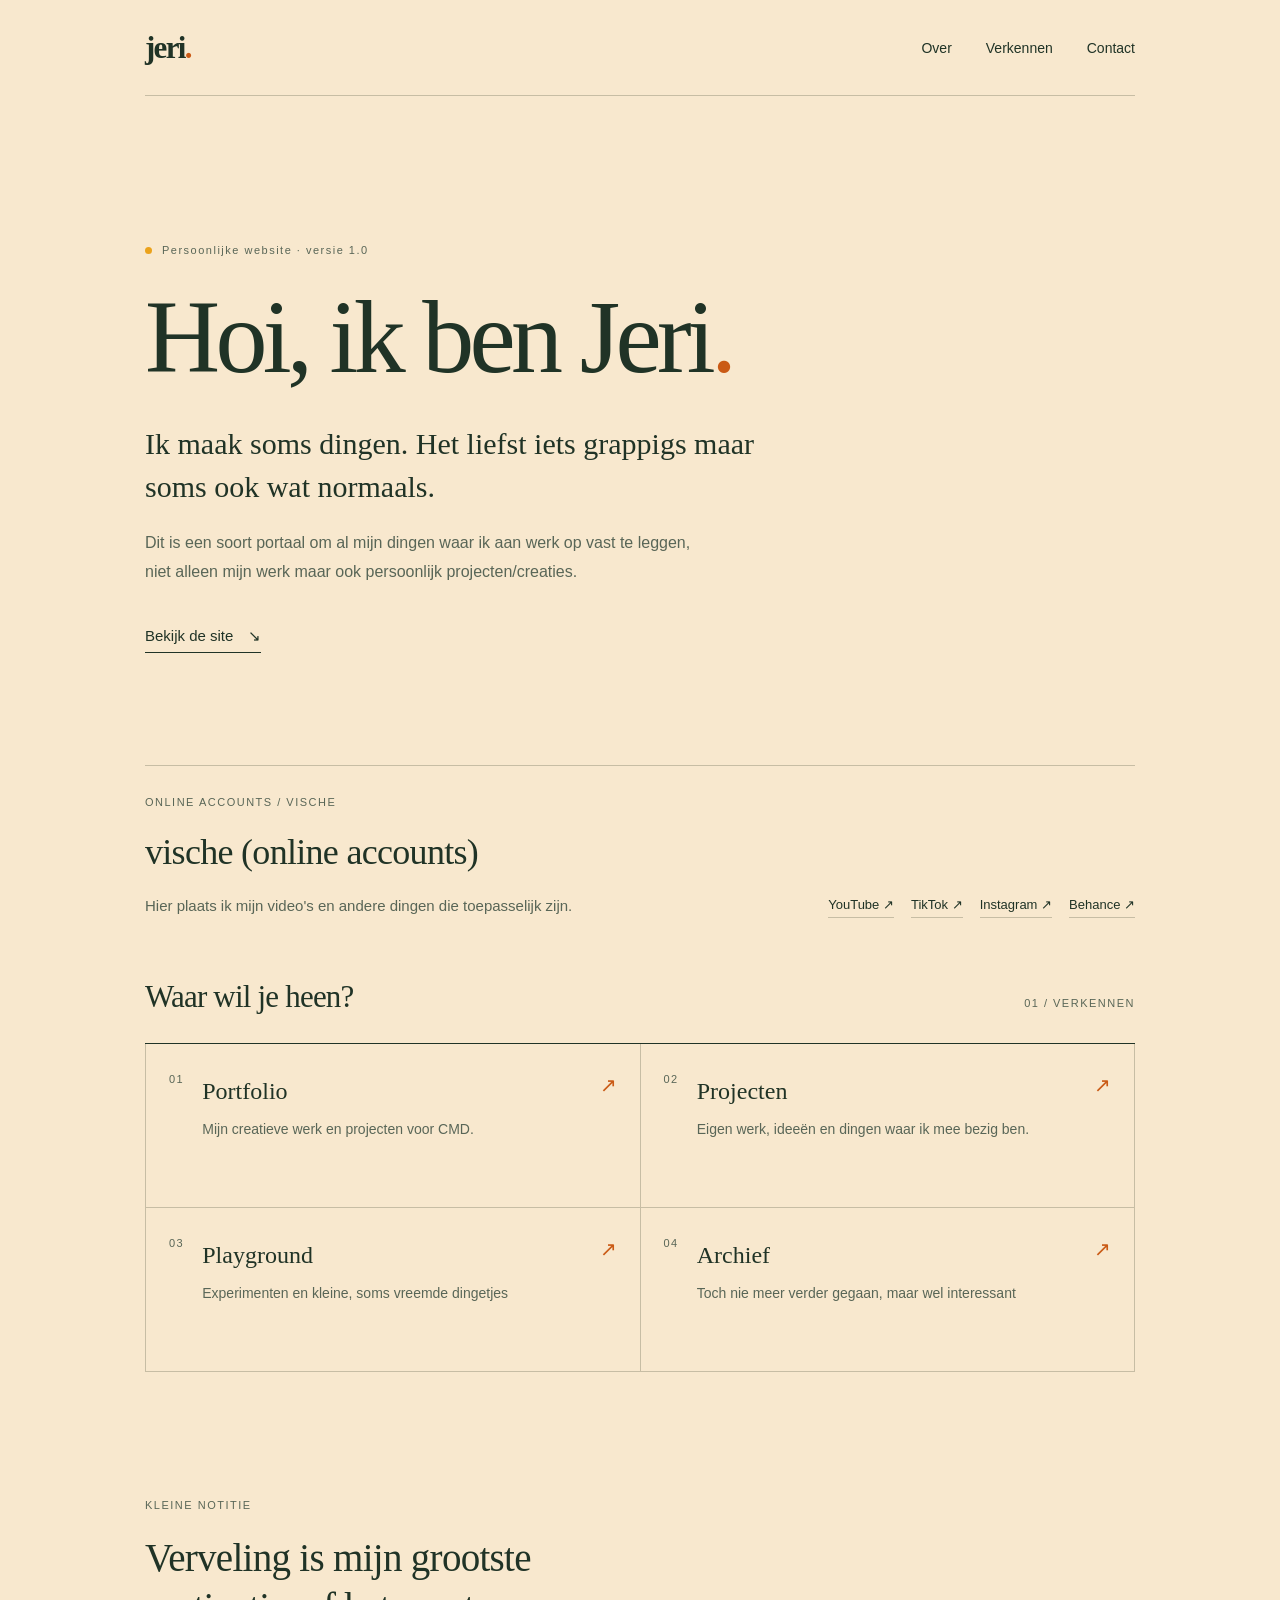
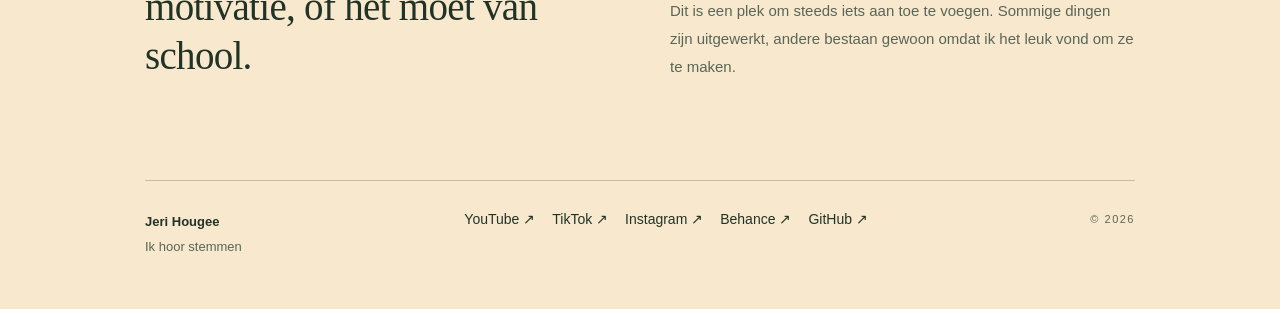
<file: index.html>
<!doctype html>
<html lang="nl">
<head>
  <meta charset="utf-8">
  <meta name="viewport" content="width=device-width, initial-scale=1">
  <meta name="theme-color" content="#f8e8ce">
  <meta name="description" content="De persoonlijke website van Jeri Hougee: portfolio, projecten en kleine experimenten.">
  <title>Jeri Hougee — Eigen site</title>
  <link rel="stylesheet" href="eigensite.css?v=vische-1">
</head>
<body>
  <a class="skip-link" href="#inhoud">Ga naar inhoud</a>
  <div class="site-shell">
    <header class="site-header">
      <a class="brand" href="index.html" aria-label="Jeri Hougee, naar homepage">jeri<span class="brand-dot">.</span></a>
      <nav class="top-nav" aria-label="Hoofdnavigatie">
        <a href="#over">Over</a>
        <a href="#verkennen">Verkennen</a>
        <a href="#contact">Contact</a>
      </nav>
    </header>

    <main id="inhoud">
      <section class="hero" id="over" aria-labelledby="hero-titel">
        <div class="eyebrow"><span class="status-dot" aria-hidden="true"></span> Persoonlijke website · versie 1.0</div>
        <h1 id="hero-titel">Hoi, ik ben Jeri<span class="accent">.</span></h1>
        <p class="hero-lead">Ik maak soms dingen. Het liefst iets grappigs maar soms ook wat normaals.</p>
        <p class="hero-copy">Dit is een soort portaal om al mijn dingen waar ik aan werk op vast te leggen, niet alleen mijn werk maar ook persoonlijk projecten/creaties.</p>
        <a class="text-link" href="#verkennen">Bekijk de site <span aria-hidden="true">↘</span></a>
      </section>

      <section class="vische-section" aria-labelledby="vische-title">
        <div class="vische-label">ONLINE ACCOUNTS / VISCHE</div>
        <div class="vische-content">
          <div>
            <h2 id="vische-title">vische (online accounts)</h2>
            <p>Hier plaats ik mijn video's en andere dingen die toepasselijk zijn.</p>
          </div>
          <nav class="vische-links" aria-label="VISCHE online accounts">
            <a href="https://www.youtube.com/@vische.3" target="_blank" rel="noopener noreferrer">YouTube <span aria-hidden="true">↗</span></a>
            <a href="https://www.tiktok.com/@vische.3" target="_blank" rel="noopener noreferrer">TikTok <span aria-hidden="true">↗</span></a>
            <a href="https://www.instagram.com/vische.3/" target="_blank" rel="noopener noreferrer">Instagram <span aria-hidden="true">↗</span></a>
            <a href="https://www.behance.net/jerihougee1" target="_blank" rel="noopener noreferrer">Behance <span aria-hidden="true">↗</span></a>
          </nav>
        </div>
      </section>

      <section class="explore" id="verkennen" aria-labelledby="verkennen-titel">
        <div class="section-heading"><h2 id="verkennen-titel">Waar wil je heen?</h2><span>01 / VERKENNEN</span></div>
        <div class="link-grid">
          <a class="destination" href="portfolio.html"><span class="destination-no">01</span><span class="destination-body"><strong>Portfolio</strong><small>Mijn creatieve werk en projecten voor CMD.</small></span><span class="destination-arrow" aria-hidden="true">↗</span></a>
          <a class="destination" href="projecten.html"><span class="destination-no">02</span><span class="destination-body"><strong>Projecten</strong><small>Eigen werk, ideeën en dingen waar ik mee bezig ben.</small></span><span class="destination-arrow" aria-hidden="true">↗</span></a>
          <a class="destination" href="playground.html"><span class="destination-no">03</span><span class="destination-body"><strong>Playground</strong><small>Experimenten en kleine, soms vreemde dingetjes</small></span><span class="destination-arrow" aria-hidden="true">↗</span></a>
          <a class="destination" href="archief.html"><span class="destination-no">04</span><span class="destination-body"><strong>Archief</strong><small>Toch nie meer verder gegaan, maar wel interessant</small></span><span class="destination-arrow" aria-hidden="true">↗</span></a>
        </div>
      </section>

      <section class="note" aria-label="Over deze website">
        <div><span class="mini-label">KLEINE NOTITIE</span><h2>Verveling is mijn grootste motivatie, of het moet van school.</h2></div>
        <p>Dit is een plek om steeds iets aan toe te voegen. Sommige dingen zijn uitgewerkt, andere bestaan gewoon omdat ik het leuk vond om ze te maken.</p>
      </section>
    </main>

    <footer class="site-footer" id="contact">
      <div><strong>Jeri Hougee</strong><span>Ik hoor stemmen</span></div>
      <div class="footer-links" aria-label="Sociale media"><a href="https://www.youtube.com/@vische.3" target="_blank" rel="noopener noreferrer">YouTube ↗</a><a href="https://www.tiktok.com/@vische.3" target="_blank" rel="noopener noreferrer">TikTok ↗</a><a href="https://www.instagram.com/vische.3/" target="_blank" rel="noopener noreferrer">Instagram ↗</a><a href="https://www.behance.net/jerihougee1" target="_blank" rel="noopener noreferrer">Behance ↗</a><a href="https://github.com/zuignap3" target="_blank" rel="noopener noreferrer">GitHub ↗</a></div>
      <span class="copyright">© <span id="year">2026</span></span>
    </footer>
  </div>
  <script>document.getElementById('year').textContent = new Date().getFullYear();</script>
</body>
</html>
</file>
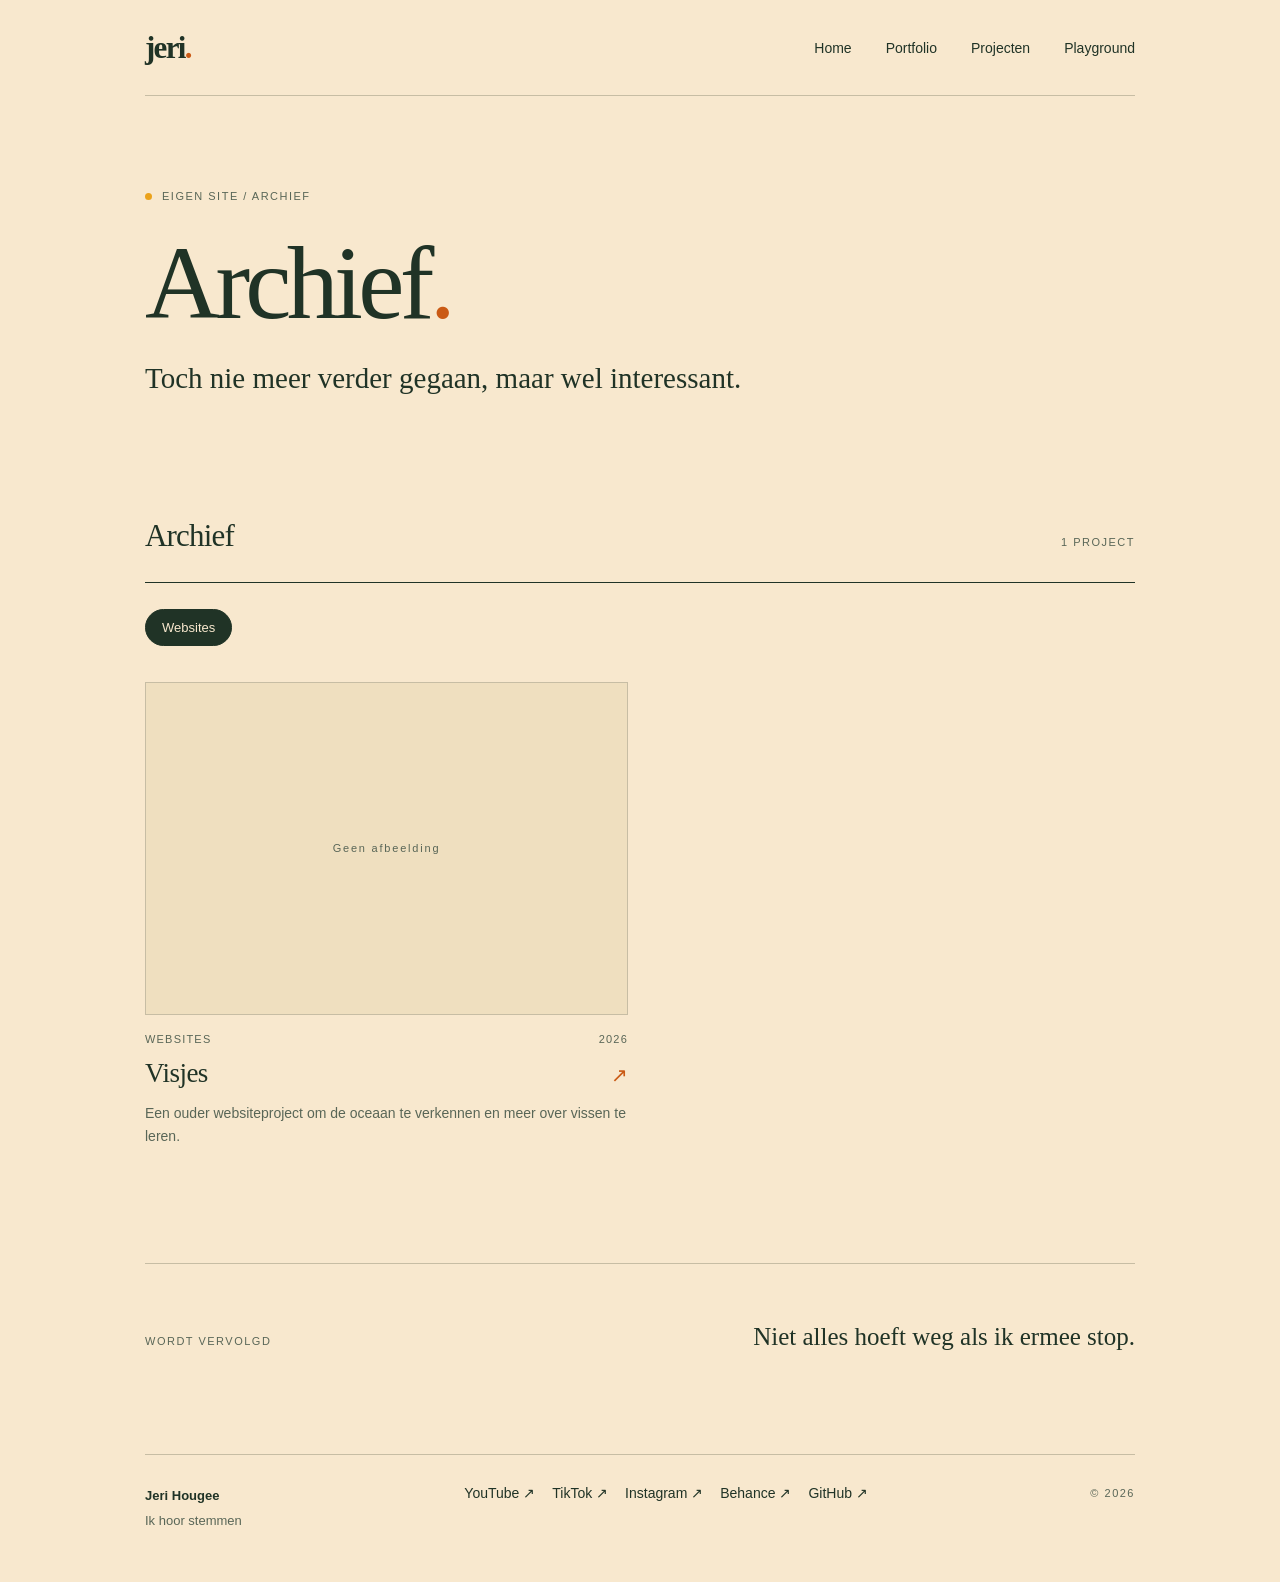
<file: archief.html>
<!doctype html>
<html lang="nl">
<head>
  <meta charset="utf-8">
  <meta name="viewport" content="width=device-width, initial-scale=1">
  <meta name="theme-color" content="#f8e8ce">
  <meta name="description" content="Archief van Jeri Hougee.">
  <title>Archief — Jeri Hougee</title>
  <link rel="stylesheet" href="eigensite.css?v=vische-1">
  <script src="portfolio.js" defer></script>
</head>
<body data-collection="archief">
  <a class="skip-link" href="#inhoud">Ga naar inhoud</a>
  <div class="site-shell">
    <header class="site-header">
      <a class="brand" href="index.html" aria-label="Terug naar homepage">jeri<span class="brand-dot">.</span></a>
      <nav class="top-nav" aria-label="Hoofdnavigatie">
        <a href="index.html">Home</a>
        <a href="portfolio.html">Portfolio</a>
        <a href="projecten.html">Projecten</a>
        <a href="playground.html">Playground</a>
      </nav>
    </header>
    <main id="inhoud">
      <section class="portfolio-intro" aria-labelledby="portfolio-titel">
        <div class="eyebrow"><span class="status-dot" aria-hidden="true"></span> EIGEN SITE / ARCHIEF</div>
        <h1 id="portfolio-titel">Archief<span class="accent">.</span></h1>
        <p class="portfolio-lead">Toch nie meer verder gegaan, maar wel interessant.</p>
      </section>
      <section class="portfolio-work" aria-labelledby="work-title">
        <div class="section-heading"><h2 id="work-title">Archief</h2><span id="project-count" aria-live="polite">LADEN...</span></div>
        <div class="portfolio-filters" id="portfolio-filters" role="group" aria-label="Filter op categorie"></div>
        <div class="project-grid" id="project-grid" aria-live="polite">
          <p class="portfolio-state">Projecten laden...</p>
        </div>
      </section>
      <section class="portfolio-outro">
        <span class="mini-label">WORDT VERVOLGD</span>
        <p>Niet alles hoeft weg als ik ermee stop.</p>
      </section>
    </main>
    <footer class="site-footer">
      <div><strong>Jeri Hougee</strong><span>Ik hoor stemmen</span></div>
      <div class="footer-links" aria-label="Sociale media"><a href="https://www.youtube.com/@vische.3" target="_blank" rel="noopener noreferrer">YouTube ↗</a><a href="https://www.tiktok.com/@vische.3" target="_blank" rel="noopener noreferrer">TikTok ↗</a><a href="https://www.instagram.com/vische.3/" target="_blank" rel="noopener noreferrer">Instagram ↗</a><a href="https://www.behance.net/jerihougee1" target="_blank" rel="noopener noreferrer">Behance ↗</a><a href="https://github.com/zuignap3" target="_blank" rel="noopener noreferrer">GitHub ↗</a></div>
      <span class="copyright">© <span id="year">2026</span></span>
    </footer>
  </div>
  <dialog class="project-dialog" id="project-dialog" aria-labelledby="dialog-title">
    <button type="button" class="dialog-close" id="dialog-close" aria-label="Sluiten">×</button>
    <div id="dialog-content"></div>
  </dialog>
</body>
</html>
</file>
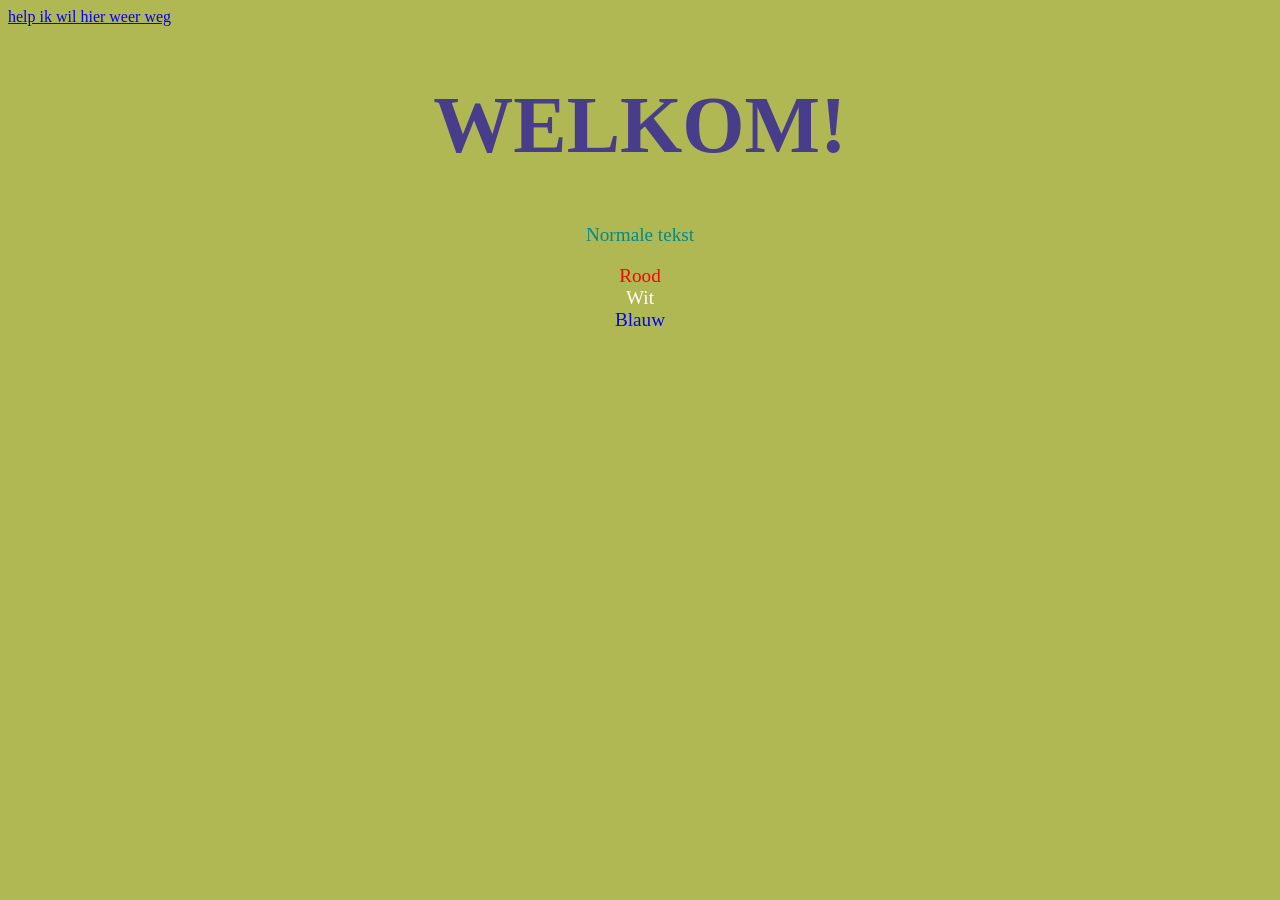
<file: geweldig.html>
<!DOCTYPE html>
<html lang="en">
<head>
    <meta charset="UTF-8">
    <meta name="viewport" content="width=device-width, initial-scale=1.0">
    <title>Geweldig</title>
    <link rel="stylesheet" href="geweldig.css">
</head>

<body>
    <a href="index.html">help ik wil hier weer weg</a>
    <h1>WELKOM!</h1>
    <p>Normale tekst<p>
    <span style="color: red;">Rood</span>
    <span style="color: white;">Wit</span>
    <span style="color: blue;">Blauw</span>

</body>
</html>
</file>
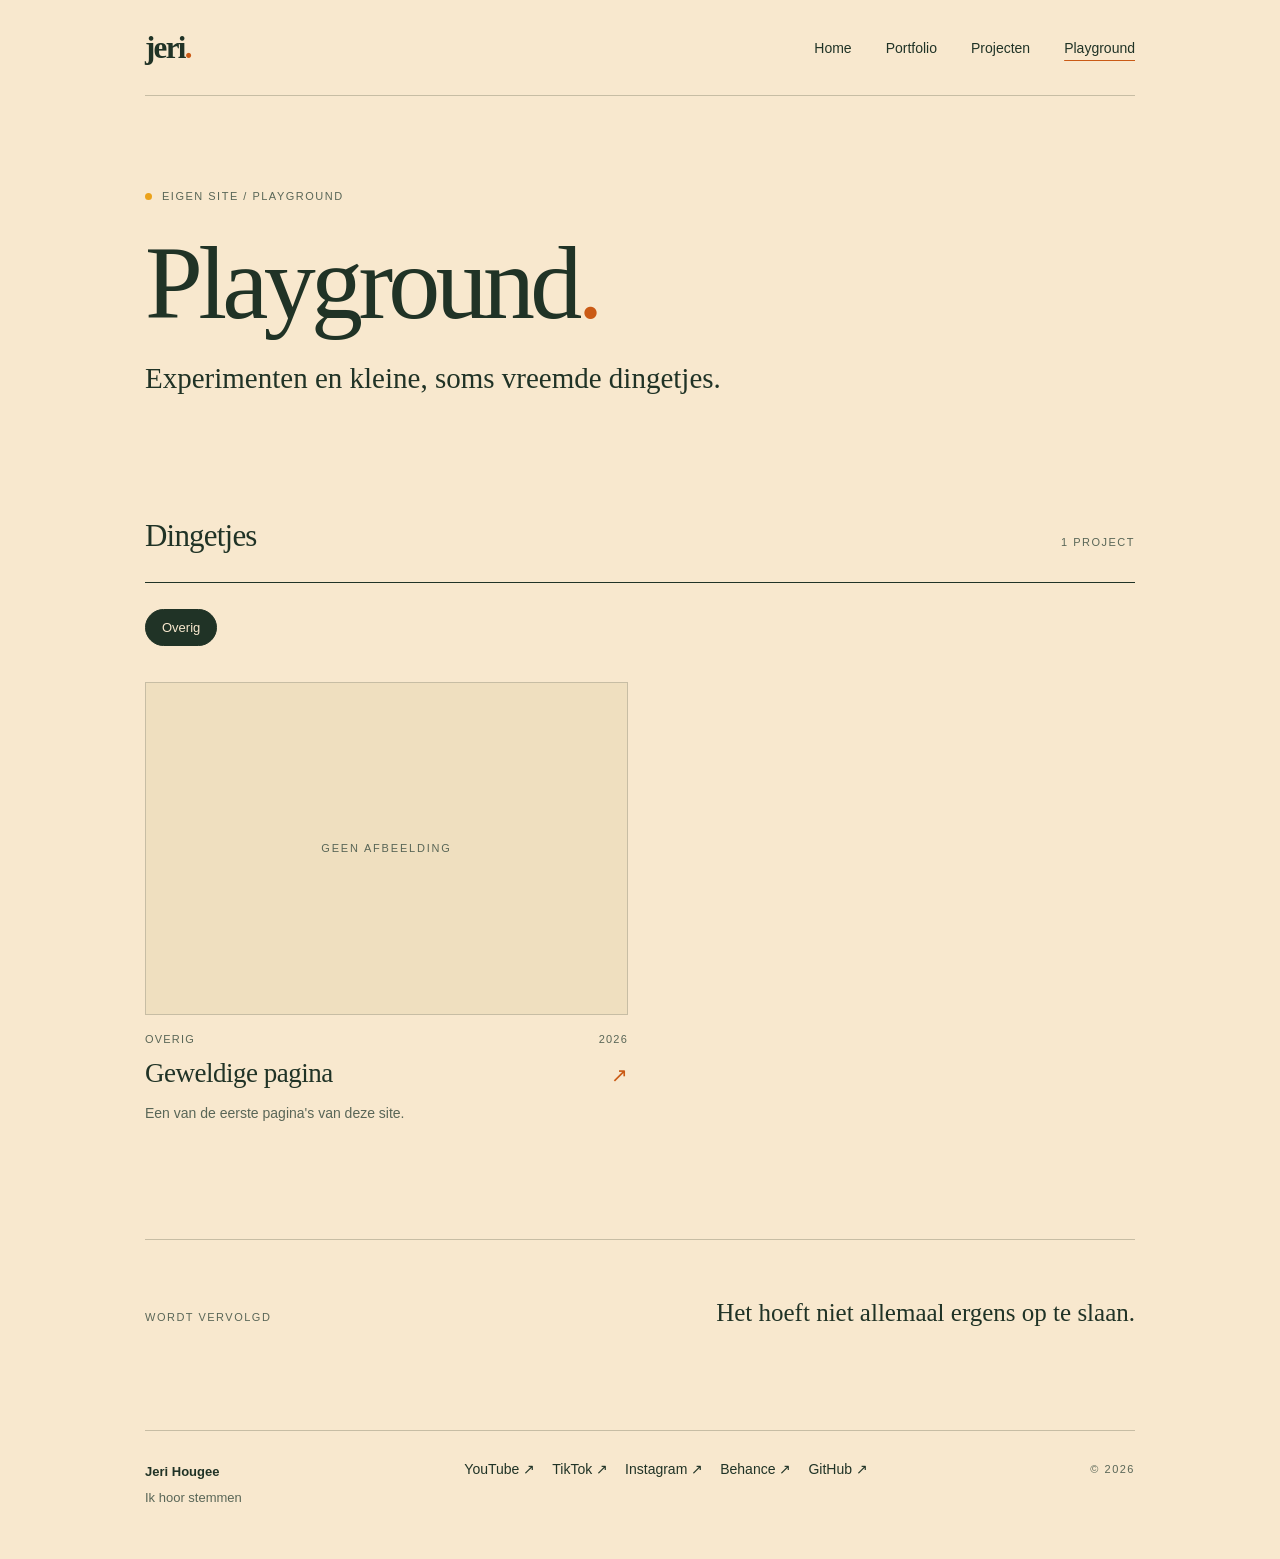
<file: playground.html>
<!doctype html>
<html lang="nl">
<head>
  <meta charset="utf-8">
  <meta name="viewport" content="width=device-width, initial-scale=1">
  <meta name="theme-color" content="#f8e8ce">
  <meta name="description" content="Playground van Jeri Hougee.">
  <title>Playground — Jeri Hougee</title>
  <link rel="stylesheet" href="eigensite.css?v=vische-1">
  <script src="portfolio.js" defer></script>
</head>
<body data-collection="playground">
  <a class="skip-link" href="#inhoud">Ga naar inhoud</a>
  <div class="site-shell">
    <header class="site-header">
      <a class="brand" href="index.html" aria-label="Terug naar homepage">jeri<span class="brand-dot">.</span></a>
      <nav class="top-nav" aria-label="Hoofdnavigatie">
        <a href="index.html">Home</a>
        <a href="portfolio.html">Portfolio</a>
        <a href="projecten.html">Projecten</a>
        <a href="playground.html" aria-current="page">Playground</a>
      </nav>
    </header>
    <main id="inhoud">
      <section class="portfolio-intro" aria-labelledby="portfolio-titel">
        <div class="eyebrow"><span class="status-dot" aria-hidden="true"></span> EIGEN SITE / PLAYGROUND</div>
        <h1 id="portfolio-titel">Playground<span class="accent">.</span></h1>
        <p class="portfolio-lead">Experimenten en kleine, soms vreemde dingetjes.</p>
      </section>
      <section class="portfolio-work" aria-labelledby="work-title">
        <div class="section-heading"><h2 id="work-title">Dingetjes</h2><span id="project-count" aria-live="polite">LADEN...</span></div>
        <div class="portfolio-filters" id="portfolio-filters" role="group" aria-label="Filter op categorie"></div>
        <div class="project-grid" id="project-grid" aria-live="polite">
          <p class="portfolio-state">Projecten laden...</p>
        </div>
      </section>
      <section class="portfolio-outro">
        <span class="mini-label">WORDT VERVOLGD</span>
        <p>Het hoeft niet allemaal ergens op te slaan.</p>
      </section>
    </main>
    <footer class="site-footer">
      <div><strong>Jeri Hougee</strong><span>Ik hoor stemmen</span></div>
      <div class="footer-links" aria-label="Sociale media"><a href="https://www.youtube.com/@vische.3" target="_blank" rel="noopener noreferrer">YouTube ↗</a><a href="https://www.tiktok.com/@vische.3" target="_blank" rel="noopener noreferrer">TikTok ↗</a><a href="https://www.instagram.com/vische.3/" target="_blank" rel="noopener noreferrer">Instagram ↗</a><a href="https://www.behance.net/jerihougee1" target="_blank" rel="noopener noreferrer">Behance ↗</a><a href="https://github.com/zuignap3" target="_blank" rel="noopener noreferrer">GitHub ↗</a></div>
      <span class="copyright">© <span id="year">2026</span></span>
    </footer>
  </div>
  <dialog class="project-dialog" id="project-dialog" aria-labelledby="dialog-title">
    <button type="button" class="dialog-close" id="dialog-close" aria-label="Sluiten">×</button>
    <div id="dialog-content"></div>
  </dialog>
</body>
</html>
</file>
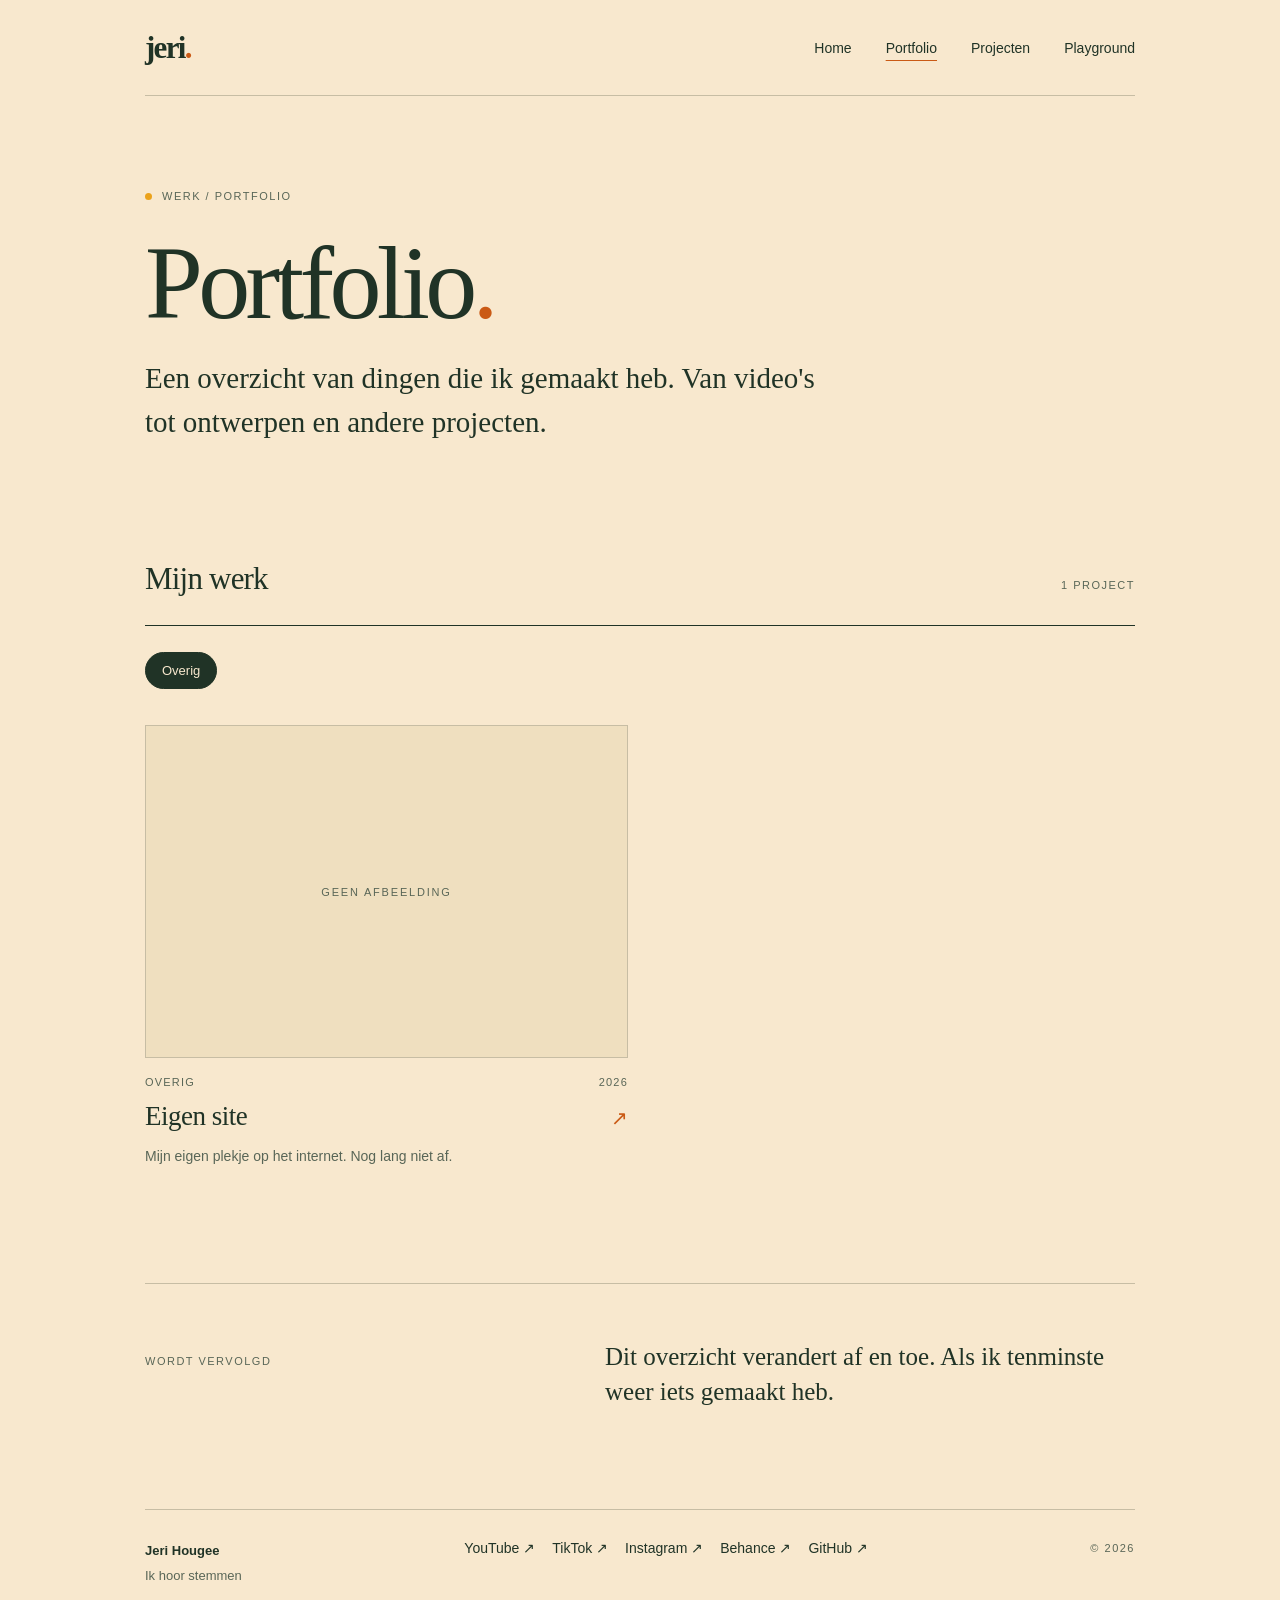
<file: portfolio.html>
<!doctype html>
<html lang="nl">
<head>
  <meta charset="utf-8">
  <meta name="viewport" content="width=device-width, initial-scale=1">
  <meta name="theme-color" content="#f8e8ce">
  <meta name="description" content="Portfolio van Jeri Hougee. Een verzameling van creatieve projecten, video's, ontwerpen en experimenten.">
  <title>Portfolio — Jeri Hougee</title>
  <link rel="stylesheet" href="eigensite.css?v=vische-1">
  <script src="portfolio.js" defer></script>
</head>
<body data-collection="portfolio">
  <a class="skip-link" href="#inhoud">Ga naar inhoud</a>
  <div class="site-shell">
    <header class="site-header">
      <a class="brand" href="index.html" aria-label="Terug naar homepage">jeri<span class="brand-dot">.</span></a>
      <nav class="top-nav" aria-label="Hoofdnavigatie">
        <a href="index.html">Home</a>
        <a href="portfolio.html" aria-current="page">Portfolio</a>
        <a href="projecten.html">Projecten</a>
        <a href="playground.html">Playground</a>
      </nav>
    </header>
    <main id="inhoud">
      <section class="portfolio-intro" aria-labelledby="portfolio-titel">
        <div class="eyebrow"><span class="status-dot" aria-hidden="true"></span> WERK / PORTFOLIO</div>
        <h1 id="portfolio-titel">Portfolio<span class="accent">.</span></h1>
        <p class="portfolio-lead">Een overzicht van dingen die ik gemaakt heb. Van video's tot ontwerpen en andere projecten.</p>
      </section>
      <section class="portfolio-work" aria-labelledby="work-title">
        <div class="section-heading"><h2 id="work-title">Mijn werk</h2><span id="project-count" aria-live="polite">LADEN...</span></div>
        <div class="portfolio-filters" id="portfolio-filters" role="group" aria-label="Filter op categorie"></div>
        <div class="project-grid" id="project-grid" aria-live="polite">
          <p class="portfolio-state">Projecten laden...</p>
        </div>
      </section>
      <section class="portfolio-outro">
        <span class="mini-label">WORDT VERVOLGD</span>
        <p>Dit overzicht verandert af en toe. Als ik tenminste weer iets gemaakt heb.</p>
      </section>
    </main>
    <footer class="site-footer">
      <div><strong>Jeri Hougee</strong><span>Ik hoor stemmen</span></div>
      <div class="footer-links" aria-label="Sociale media"><a href="https://www.youtube.com/@vische.3" target="_blank" rel="noopener noreferrer">YouTube ↗</a><a href="https://www.tiktok.com/@vische.3" target="_blank" rel="noopener noreferrer">TikTok ↗</a><a href="https://www.instagram.com/vische.3/" target="_blank" rel="noopener noreferrer">Instagram ↗</a><a href="https://www.behance.net/jerihougee1" target="_blank" rel="noopener noreferrer">Behance ↗</a><a href="https://github.com/zuignap3" target="_blank" rel="noopener noreferrer">GitHub ↗</a></div>
      <span class="copyright">© <span id="year">2026</span></span>
    </footer>
  </div>
  <dialog class="project-dialog" id="project-dialog" aria-labelledby="dialog-title">
    <button type="button" class="dialog-close" id="dialog-close" aria-label="Sluiten">×</button>
    <div id="dialog-content"></div>
  </dialog>
</body>
</html>
</file>
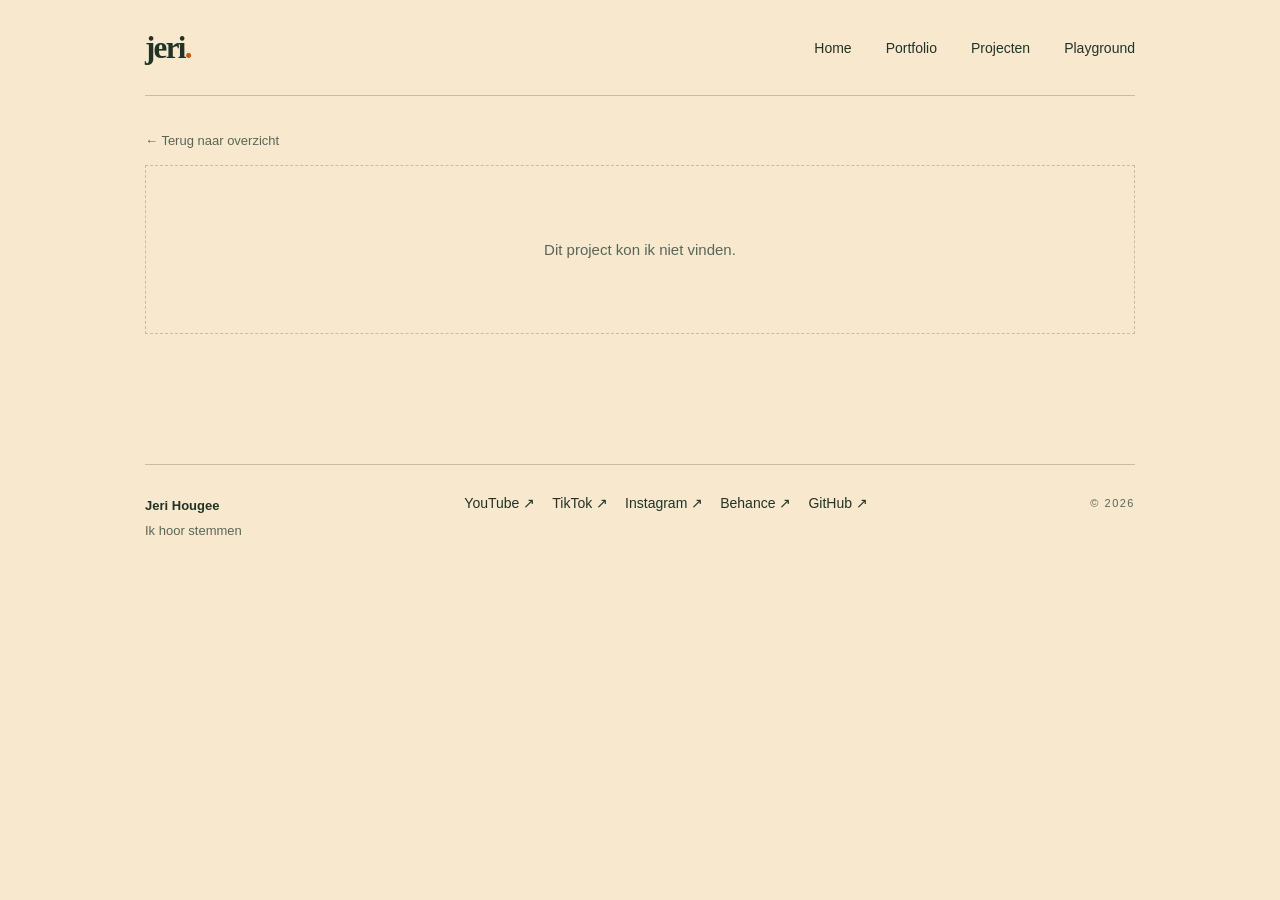
<file: project.html>
<!doctype html>
<html lang="nl">
<head>
  <meta charset="utf-8">
  <meta name="viewport" content="width=device-width, initial-scale=1">
  <meta name="theme-color" content="#f8e8ce">
  <meta name="description" content="Bekijk een project van Jeri Hougee.">
  <title>Project — Jeri Hougee</title>
  <link rel="stylesheet" href="eigensite.css?v=vische-1">
  <script src="project-detail.js" defer></script>
</head>
<body>
  <a class="skip-link" href="#inhoud">Ga naar inhoud</a>
  <div class="site-shell">
    <header class="site-header">
      <a class="brand" href="index.html" aria-label="Terug naar homepage">jeri<span class="brand-dot">.</span></a>
      <nav class="top-nav" aria-label="Hoofdnavigatie">
        <a href="index.html">Home</a>
        <a href="portfolio.html">Portfolio</a>
        <a href="projecten.html">Projecten</a>
        <a href="playground.html">Playground</a>
      </nav>
    </header>
    <main id="inhoud">
      <div class="detail-back"><a href="portfolio.html" id="back-link">← Terug naar overzicht</a></div>
      <article id="detail-article" aria-live="polite">
        <p class="portfolio-state">Project laden...</p>
      </article>
    </main>
    <footer class="site-footer">
      <div><strong>Jeri Hougee</strong><span>Ik hoor stemmen</span></div>
      <div class="footer-links" aria-label="Sociale media"><a href="https://www.youtube.com/@vische.3" target="_blank" rel="noopener noreferrer">YouTube ↗</a><a href="https://www.tiktok.com/@vische.3" target="_blank" rel="noopener noreferrer">TikTok ↗</a><a href="https://www.instagram.com/vische.3/" target="_blank" rel="noopener noreferrer">Instagram ↗</a><a href="https://www.behance.net/jerihougee1" target="_blank" rel="noopener noreferrer">Behance ↗</a><a href="https://github.com/zuignap3" target="_blank" rel="noopener noreferrer">GitHub ↗</a></div>
      <span class="copyright">© <span id="year">2026</span></span>
    </footer>
  </div>
</body>
</html>
</file>
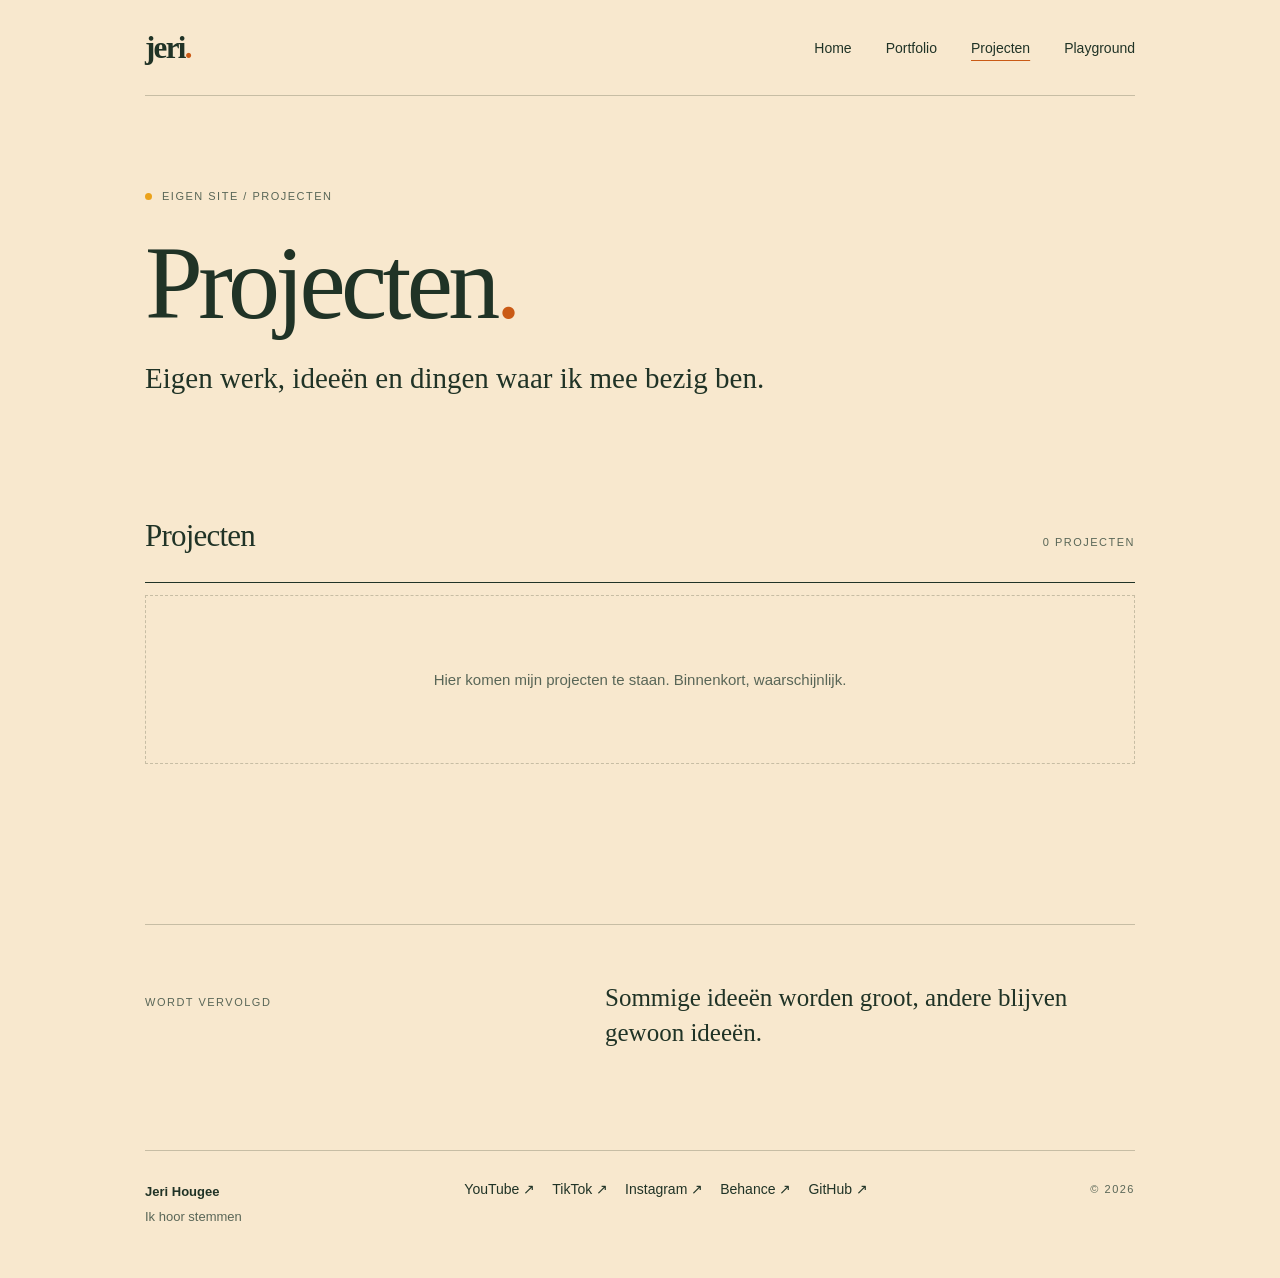
<file: projecten.html>
<!doctype html>
<html lang="nl">
<head>
  <meta charset="utf-8">
  <meta name="viewport" content="width=device-width, initial-scale=1">
  <meta name="theme-color" content="#f8e8ce">
  <meta name="description" content="Projecten van Jeri Hougee.">
  <title>Projecten — Jeri Hougee</title>
  <link rel="stylesheet" href="eigensite.css?v=vische-1">
  <script src="portfolio.js" defer></script>
</head>
<body data-collection="projecten">
  <a class="skip-link" href="#inhoud">Ga naar inhoud</a>
  <div class="site-shell">
    <header class="site-header">
      <a class="brand" href="index.html" aria-label="Terug naar homepage">jeri<span class="brand-dot">.</span></a>
      <nav class="top-nav" aria-label="Hoofdnavigatie">
        <a href="index.html">Home</a>
        <a href="portfolio.html">Portfolio</a>
        <a href="projecten.html" aria-current="page">Projecten</a>
        <a href="playground.html">Playground</a>
      </nav>
    </header>
    <main id="inhoud">
      <section class="portfolio-intro" aria-labelledby="portfolio-titel">
        <div class="eyebrow"><span class="status-dot" aria-hidden="true"></span> EIGEN SITE / PROJECTEN</div>
        <h1 id="portfolio-titel">Projecten<span class="accent">.</span></h1>
        <p class="portfolio-lead">Eigen werk, ideeën en dingen waar ik mee bezig ben.</p>
      </section>
      <section class="portfolio-work" aria-labelledby="work-title">
        <div class="section-heading"><h2 id="work-title">Projecten</h2><span id="project-count" aria-live="polite">LADEN...</span></div>
        <div class="portfolio-filters" id="portfolio-filters" role="group" aria-label="Filter op categorie"></div>
        <div class="project-grid" id="project-grid" aria-live="polite">
          <p class="portfolio-state">Projecten laden...</p>
        </div>
      </section>
      <section class="portfolio-outro">
        <span class="mini-label">WORDT VERVOLGD</span>
        <p>Sommige ideeën worden groot, andere blijven gewoon ideeën.</p>
      </section>
    </main>
    <footer class="site-footer">
      <div><strong>Jeri Hougee</strong><span>Ik hoor stemmen</span></div>
      <div class="footer-links" aria-label="Sociale media"><a href="https://www.youtube.com/@vische.3" target="_blank" rel="noopener noreferrer">YouTube ↗</a><a href="https://www.tiktok.com/@vische.3" target="_blank" rel="noopener noreferrer">TikTok ↗</a><a href="https://www.instagram.com/vische.3/" target="_blank" rel="noopener noreferrer">Instagram ↗</a><a href="https://www.behance.net/jerihougee1" target="_blank" rel="noopener noreferrer">Behance ↗</a><a href="https://github.com/zuignap3" target="_blank" rel="noopener noreferrer">GitHub ↗</a></div>
      <span class="copyright">© <span id="year">2026</span></span>
    </footer>
  </div>
  <dialog class="project-dialog" id="project-dialog" aria-labelledby="dialog-title">
    <button type="button" class="dialog-close" id="dialog-close" aria-label="Sluiten">×</button>
    <div id="dialog-content"></div>
  </dialog>
</body>
</html>
</file>
<file: eigensite.css>
/* Eigen site — homepage v1. Warm, rustig en bewust een beetje ouderwets. */
:root{--paper:#f8e8ce;--ink:#203326;--muted:#596657;--line:#c7bda4;--accent:#ca5a15;--gold:#eba21b;--highlight:#f1d6a7}
*{box-sizing:border-box}
html{scroll-behavior:smooth}
body{margin:0;background:var(--paper);color:var(--ink);font-family:Georgia,"Times New Roman",serif;line-height:1.55}
a{color:inherit}
a:focus-visible{outline:2px solid var(--accent);outline-offset:5px}
.site-shell{width:min(100% - 56px,990px);margin:0 auto}
.skip-link{position:absolute;top:-80px;left:20px;background:var(--ink);color:var(--paper);padding:10px;z-index:5}
.skip-link:focus{top:12px}
.site-header{display:flex;align-items:center;justify-content:space-between;gap:24px;padding:32px 0;border-bottom:1px solid var(--line)}
.brand{text-decoration:none;font-size:31px;font-weight:bold;letter-spacing:-1.7px;line-height:1}
.brand-dot,.accent{color:var(--accent)}
.top-nav{display:flex;flex-wrap:wrap;gap:clamp(16px,3vw,34px)}
.top-nav a,.footer-links a{font:14px Arial,Helvetica,sans-serif;text-decoration:none}
.top-nav a:hover,.footer-links a:hover{text-decoration:underline;text-underline-offset:5px}
.hero{padding:clamp(72px,12vw,148px) 0 112px;max-width:760px}
.eyebrow,.mini-label,.section-heading>span,.destination-no,.copyright{font:11px Arial,Helvetica,sans-serif;letter-spacing:1.5px;color:var(--muted)}
.eyebrow{display:flex;align-items:center;gap:10px}
.status-dot{width:7px;height:7px;border-radius:50%;background:var(--gold)}
h1,h2,p{margin-top:0}
h1{font-size:clamp(57px,9vw,104px);line-height:1.04;letter-spacing:-4.7px;margin:27px 0 32px;font-weight:normal}
.hero-lead{font-size:clamp(22px,3vw,30px);line-height:1.42;max-width:670px;margin-bottom:21px}
.hero-copy{font:16px/1.8 Arial,Helvetica,sans-serif;color:var(--muted);max-width:570px}
.text-link{display:inline-flex;gap:15px;align-items:center;margin-top:24px;font:15px Arial,Helvetica,sans-serif;text-decoration:none;border-bottom:1px solid var(--ink);padding-bottom:7px}
.text-link:hover{color:var(--accent);border-color:var(--accent)}
.section-heading{display:flex;justify-content:space-between;align-items:baseline;gap:16px;border-bottom:1px solid var(--ink);padding-bottom:22px}
.section-heading h2{font-size:31px;letter-spacing:-.8px;font-weight:normal;margin:0}
.link-grid{display:grid;grid-template-columns:1fr 1fr;border-left:1px solid var(--line);border-top:0}
.destination{display:flex;align-items:flex-start;gap:18px;min-height:164px;padding:29px 23px;border-bottom:1px solid var(--line);border-right:1px solid var(--line);text-decoration:none;transition:background-color .2s ease}
.destination:hover{background:var(--highlight)}
.destination-body{display:grid;gap:8px;flex:1}
.destination-body strong{font-size:24px;font-weight:normal}
.destination-body small{font:14px/1.6 Arial,Helvetica,sans-serif;color:var(--muted)}
.destination-arrow{font:20px Arial,Helvetica,sans-serif;color:var(--accent)}
.note{display:grid;grid-template-columns:1fr 1fr;gap:60px;padding:90px 0 100px;margin-top:30px}
.note h2{font-size:clamp(27px,3.3vw,39px);line-height:1.25;font-weight:normal;letter-spacing:-.7px;margin:17px 0 0}
.note p{align-self:end;font:15px/1.85 Arial,Helvetica,sans-serif;color:var(--muted);margin:0}
.site-footer{display:flex;align-items:start;gap:35px;justify-content:space-between;border-top:1px solid var(--line);padding:30px 0 50px;font:13px/1.7 Arial,Helvetica,sans-serif}
.site-footer>div:first-child{display:grid;gap:3px}.site-footer>div:first-child span{color:var(--muted)}
.footer-links{display:flex;gap:20px}
.copyright{white-space:nowrap;padding-top:2px}
@media(max-width:650px){.site-shell{width:min(100% - 36px,990px)}.site-header{padding:24px 0}.top-nav{gap:14px}.top-nav a{font-size:12px}.hero{padding:82px 0 87px}h1{letter-spacing:-2.7px}.link-grid{grid-template-columns:1fr}.destination{min-height:130px;padding:24px 16px}.note{grid-template-columns:1fr;gap:20px;padding:55px 0 72px}.site-footer{flex-wrap:wrap;gap:22px}.copyright{width:100%}}
@media(prefers-reduced-motion:reduce){html{scroll-behavior:auto}.destination{transition:none}}

/* Portfolio */
.top-nav a[aria-current="page"]{text-decoration:underline;text-decoration-color:var(--accent);text-underline-offset:7px}
.portfolio-intro{padding:94px 0 82px;max-width:760px}
.portfolio-intro h1{margin-bottom:20px}
.portfolio-lead{font-size:clamp(21px,2.8vw,29px);line-height:1.5;max-width:700px}
.portfolio-filters{display:flex;flex-wrap:wrap;gap:9px;padding:26px 0 36px}
.filter-chip{font:13px Arial,Helvetica,sans-serif;background:transparent;color:var(--ink);border:1px solid var(--line);border-radius:30px;padding:10px 16px;cursor:pointer}
.filter-chip:hover{border-color:var(--ink)}
.filter-chip.is-active{background:var(--ink);color:var(--paper);border-color:var(--ink)}
.filter-chip:focus-visible,.project-card:focus-visible,.dialog-close:focus-visible{outline:2px solid var(--accent);outline-offset:4px}
.project-grid{display:grid;grid-template-columns:repeat(2,minmax(0,1fr));gap:42px 24px}
.project-card{display:block;text-align:left;background:transparent;border:0;padding:0;color:inherit;cursor:pointer;font:inherit}
.project-image{width:100%;aspect-ratio:1.45;background:#efdfbf;border:1px solid var(--line);overflow:hidden;display:grid;place-items:center}
.project-image img{width:100%;height:100%;object-fit:cover;transition:transform .3s ease}
.project-card:hover .project-image img{transform:scale(1.035)}
.project-image-fallback{color:var(--muted);font:11px Arial,Helvetica,sans-serif;letter-spacing:1.8px}
.project-meta{display:flex;justify-content:space-between;gap:12px;margin-top:18px;color:var(--muted);font:11px Arial,Helvetica,sans-serif;letter-spacing:1.2px;text-transform:uppercase}
.project-card-title{display:flex;align-items:baseline;justify-content:space-between;gap:15px;margin-top:8px}
.project-card-title h3{font-size:27px;font-weight:normal;letter-spacing:-.5px;margin:0}
.project-card-title span{font:20px Arial,Helvetica,sans-serif;color:var(--accent)}
.project-summary{font:14px/1.7 Arial,Helvetica,sans-serif;color:var(--muted);margin-top:7px}
.portfolio-state{grid-column:1/-1;margin:12px 0 60px;padding:70px 22px;border:1px dashed var(--line);text-align:center;color:var(--muted);font:15px/1.8 Arial,Helvetica,sans-serif}
.portfolio-outro{display:flex;justify-content:space-between;gap:30px;align-items:baseline;border-top:1px solid var(--line);margin-top:100px;padding:55px 0 100px}
.portfolio-outro p{max-width:530px;font-size:25px;line-height:1.4;margin:0}
.project-dialog{position:fixed;max-width:min(640px,calc(100vw - 32px));width:100%;max-height:calc(100dvh - 40px);overflow-y:auto;margin:auto;padding:25px 25px 36px;border:1px solid var(--line);background:var(--paper);color:var(--ink);box-shadow:0 20px 70px #0002}
.project-dialog::backdrop{background:#13251dd4}
.dialog-close{display:block;margin:0 0 16px auto;padding:0 8px;background:none;color:var(--ink);border:0;font:31px Arial,Helvetica,sans-serif;cursor:pointer}
.project-image-large{aspect-ratio:1.6}
.project-kicker{font:11px Arial,Helvetica,sans-serif;letter-spacing:1.4px;text-transform:uppercase;color:var(--muted);margin-top:25px}
.dialog-title{font-size:clamp(33px,5vw,48px);font-weight:normal;letter-spacing:-1px;line-height:1.2;margin:12px 0 16px}
.dialog-description{white-space:pre-line;font:15px/1.85 Arial,Helvetica,sans-serif;color:var(--muted)}
.dialog-links{display:flex;flex-wrap:wrap;gap:22px}
@media(max-width:650px){.portfolio-intro{padding:68px 0 56px}.portfolio-filters{padding-top:20px}.project-grid{grid-template-columns:1fr;gap:38px}.portfolio-outro{display:block;margin-top:65px;padding:40px 0 70px}.portfolio-outro p{margin-top:17px}.project-dialog{padding:18px 18px 30px}}
@media(prefers-reduced-motion:reduce){.project-image img{transition:none}}

.portfolio-filters[hidden]{display:none}


/* Uitgebreide projectpagina */
.detail-back{padding-top:32px}
.detail-back a{font:13px Arial,Helvetica,sans-serif;color:var(--muted);text-decoration:none}
.detail-back a:hover{text-decoration:underline}
.detail-hero{padding:55px 0 48px;max-width:790px}
.detail-hero h1{overflow-wrap:anywhere;font-size:clamp(50px,7vw,83px);letter-spacing:-2px;margin:22px 0}
.detail-hero .portfolio-lead{margin-bottom:0}
.detail-figure{margin:0}
.detail-figure img{display:block;width:100%;height:auto;max-height:720px;object-fit:contain;background:#efdfbf}
.detail-figure figcaption{font:12px/1.6 Arial,Helvetica,sans-serif;color:var(--muted);padding-top:11px}
.detail-introduction,.detail-text{white-space:pre-line;font:16px/1.85 Arial,Helvetica,sans-serif;max-width:710px}
.detail-introduction{font-size:18px;margin:52px 0 70px}
.detail-section{margin:0 0 85px}
.detail-section h2{font-size:clamp(26px,3vw,37px);font-weight:normal;letter-spacing:-.6px;margin-bottom:18px}
.detail-section .detail-figure,.detail-section .detail-video{max-width:850px}
.detail-video{position:relative;aspect-ratio:16/9;background:var(--ink);width:100%}
.detail-video iframe{width:100%;height:100%;border:0;display:block}
.detail-outbound{display:grid;justify-items:start;gap:20px;margin:40px 0 95px}
#detail-article{padding-bottom:70px}
@media(max-width:650px){.detail-hero{padding:45px 0 30px}.detail-section{margin-bottom:55px}.detail-introduction{margin:35px 0 55px}}


/* VISCHE online accounts — subtiel en in de bestaande stijl */
.vische-section{border-top:1px solid var(--line);padding:30px 0 55px}
.vische-label{font:11px Arial,Helvetica,sans-serif;letter-spacing:1.5px;color:var(--muted);margin-bottom:17px}
.vische-content{display:flex;align-items:end;justify-content:space-between;gap:34px}
.vische-content h2{font-size:clamp(25px,3vw,36px);letter-spacing:-.7px;font-weight:normal;margin:0 0 12px}
.vische-content p{font:15px/1.7 Arial,Helvetica,sans-serif;color:var(--muted);margin:0;max-width:450px}
.vische-links{display:flex;flex-wrap:wrap;gap:17px}
.vische-links a{font:13px Arial,Helvetica,sans-serif;text-decoration:none;white-space:nowrap;border-bottom:1px solid var(--line);padding-bottom:5px}
.vische-links a:hover{border-color:var(--accent);color:var(--accent)}
.site-footer .footer-links{display:flex;flex-wrap:wrap;column-gap:17px;row-gap:9px}
@media(max-width:650px){.vische-content{align-items:start;flex-direction:column;gap:24px}.vische-section{padding-bottom:55px}}
</file>
<file: geweldig.css>
body {
    background-color: rgb(175, 184, 82);
}
h1 {
    display: flex;
    justify-content: center;
    font-size: 500%;
    color:darkslateblue
}
p {
    display: flex;
    align-items: center;
    flex-direction: column;
    font-size: larger;
    color:darkcyan
}
</file>
